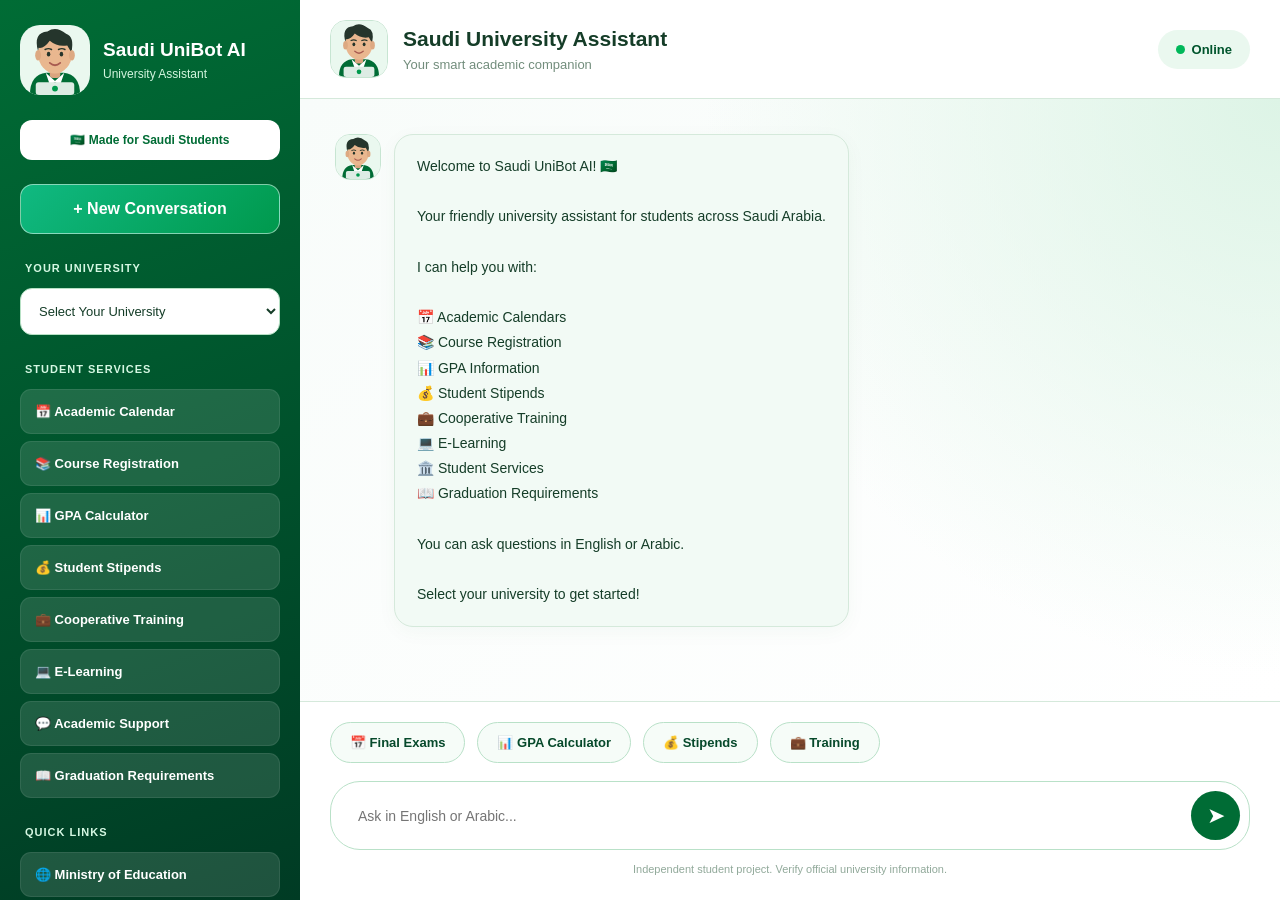
<file: index.html>
<!DOCTYPE html>
<html lang="en">
<head>
  <meta charset="UTF-8">
  <meta name="viewport" content="width=device-width, initial-scale=1.0">
  <meta name="theme-color" content="#006C35">
  <meta name="description" content="Saudi UniBot - Your Saudi University Assistant">
  <title>Saudi UniBot AI | University Assistant</title>
  <link rel="stylesheet" href="style.css">
</head>
<body>

<template id="mascotTemplate">
  <div class="student-mascot">
    <svg viewBox="0 0 120 120"
         xmlns="http://www.w3.org/2000/svg"
         role="img"
         aria-label="Animated Saudi student">
      <path d="M17 120 Q17 85 45 82 L75 82 Q103 85 103 120Z" fill="#006C35"/>
      <rect x="51" y="73" width="18" height="18" rx="6" fill="#DBA47F"/>
      <ellipse cx="60" cy="49" rx="29" ry="34" fill="#E9B78F"/>
      <path d="M31 45 Q22 13 47 11 Q62 1 79 15 Q94 20 88 47 L81 35 Q64 38 51 27 Q41 41 32 39Z" fill="#25352C"/>
      <ellipse cx="31" cy="52" rx="5" ry="9" fill="#DDA982"/>
      <ellipse cx="89" cy="52" rx="5" ry="9" fill="#DDA982"/>
      <g class="mascot-eyes">
        <ellipse cx="49" cy="50" rx="3" ry="4" fill="#26352B"/>
        <ellipse cx="71" cy="50" rx="3" ry="4" fill="#26352B"/>
      </g>
      <path d="M43 42 Q49 39 54 42 M66 42 Q72 39 77 42"
            stroke="#26352B" stroke-width="2.5"
            fill="none" stroke-linecap="round"/>
      <path d="M51 65 Q60 73 69 65"
            stroke="#A85B50" stroke-width="3"
            fill="none" stroke-linecap="round"/>
      <path d="M44 82 L60 96 L76 82 L69 102 L60 98 L51 102Z"
            fill="#FFFFFF"/>
      <rect x="27" y="98" width="66" height="22" rx="5" fill="#DDECE4"/>
      <circle cx="60" cy="109" r="5" fill="#00994D"/>
    </svg>
  </div>
</template>

<div class="app">

  <aside class="sidebar">
    <div class="brand">
      <div class="brand-logo mascot-slot"></div>
      <div>
        <h2>Saudi UniBot AI</h2>
        <p>University Assistant</p>
      </div>
    </div>

    <div class="saudi-label">🇸🇦 Made for Saudi Students</div>

    <button id="newChat" class="new-chat">
      + New Conversation
    </button>

    <div class="sidebar-title">YOUR UNIVERSITY</div>

    <select id="universitySelect" class="university-select">
      <option value="">Select Your University</option>
      <option>Jazan University</option>
      <option>King Saud University</option>
      <option>King Abdulaziz University</option>
      <option>King Khalid University</option>
      <option>King Faisal University</option>
      <option>Imam Abdulrahman Bin Faisal University</option>
      <option>Princess Nourah University</option>
      <option>Umm Al-Qura University</option>
      <option>Taibah University</option>
      <option>Qassim University</option>
      <option>University of Tabuk</option>
      <option>Najran University</option>
      <option>University of Hail</option>
      <option>Taif University</option>
      <option>Saudi Electronic University</option>
      <option>Imam Mohammad Ibn Saud Islamic University</option>
      <option>Islamic University of Madinah</option>
      <option>Al Jouf University</option>
      <option>Northern Border University</option>
      <option>University of Bisha</option>
      <option>University of Hafr Al Batin</option>
      <option>Other Saudi University</option>
    </select>

    <div class="sidebar-title">STUDENT SERVICES</div>

    <nav class="topics">
      <button data-question="When are final exams?">📅 Academic Calendar</button>
      <button data-question="How do I register for courses?">📚 Course Registration</button>
      <a href="gpa.html">📊 GPA Calculator</a>
      <button data-question="How do student stipends work?">💰 Student Stipends</button>
      <button data-question="What is cooperative training?">💼 Cooperative Training</button>
      <button data-question="What e-learning services are available?">💻 E-Learning</button>
      <button data-question="How can I contact academic support?">💬 Academic Support</button>
      <button data-question="What are graduation requirements?">📖 Graduation Requirements</button>
    </nav>

    <div class="sidebar-title">QUICK LINKS</div>

    <nav class="topics">
      <a href="https://www.moe.gov.sa/" target="_blank" rel="noopener noreferrer">
        🌐 Ministry of Education
      </a>
      <a href="https://www.saudiairlines.com/" target="_blank" rel="noopener noreferrer" class="hidden-link" hidden></a>
      <button id="officialWebsite" type="button">
        🔗 University Website
      </button>
    </nav>

    <div class="sidebar-footer">
      <p>🇸🇦 Saudi UniBot AI • Version 2.0</p>
      <small>Independent Student Project</small>
    </div>
  </aside>

  <main class="main">
    <header class="header">
      <div class="header-left">
        <div class="header-logo mascot-slot"></div>
        <div>
          <h1>Saudi University Assistant</h1>
          <p id="universityDisplay">Your smart academic companion</p>
        </div>
      </div>
      <div class="status">
        <span class="status-dot"></span>
        Online
      </div>
    </header>

    <section class="chat-container"
             id="chatMessages"
             aria-live="polite"
             aria-label="Chat messages"></section>

    <div class="chat-bottom">
      <div class="suggestions">
        <button data-question="When are final exams?">📅 Final Exams</button>
        <a href="gpa.html">📊 GPA Calculator</a>
        <button data-question="How do student stipends work?">💰 Stipends</button>
        <button data-question="What is cooperative training?">💼 Training</button>
      </div>

      <form id="chatForm" class="chat-form">
        <input type="text"
               id="userInput"
               placeholder="Ask in English or Arabic..."
               maxlength="500"
               autocomplete="off"
               required>
        <button type="submit" id="sendButton" aria-label="Send message">➤</button>
      </form>

      <p class="disclaimer">
        Independent student project. Verify official university information.
      </p>
    </div>
  </main>
</div>

<script src="script.js"></script>
</body>
</html>
</file>
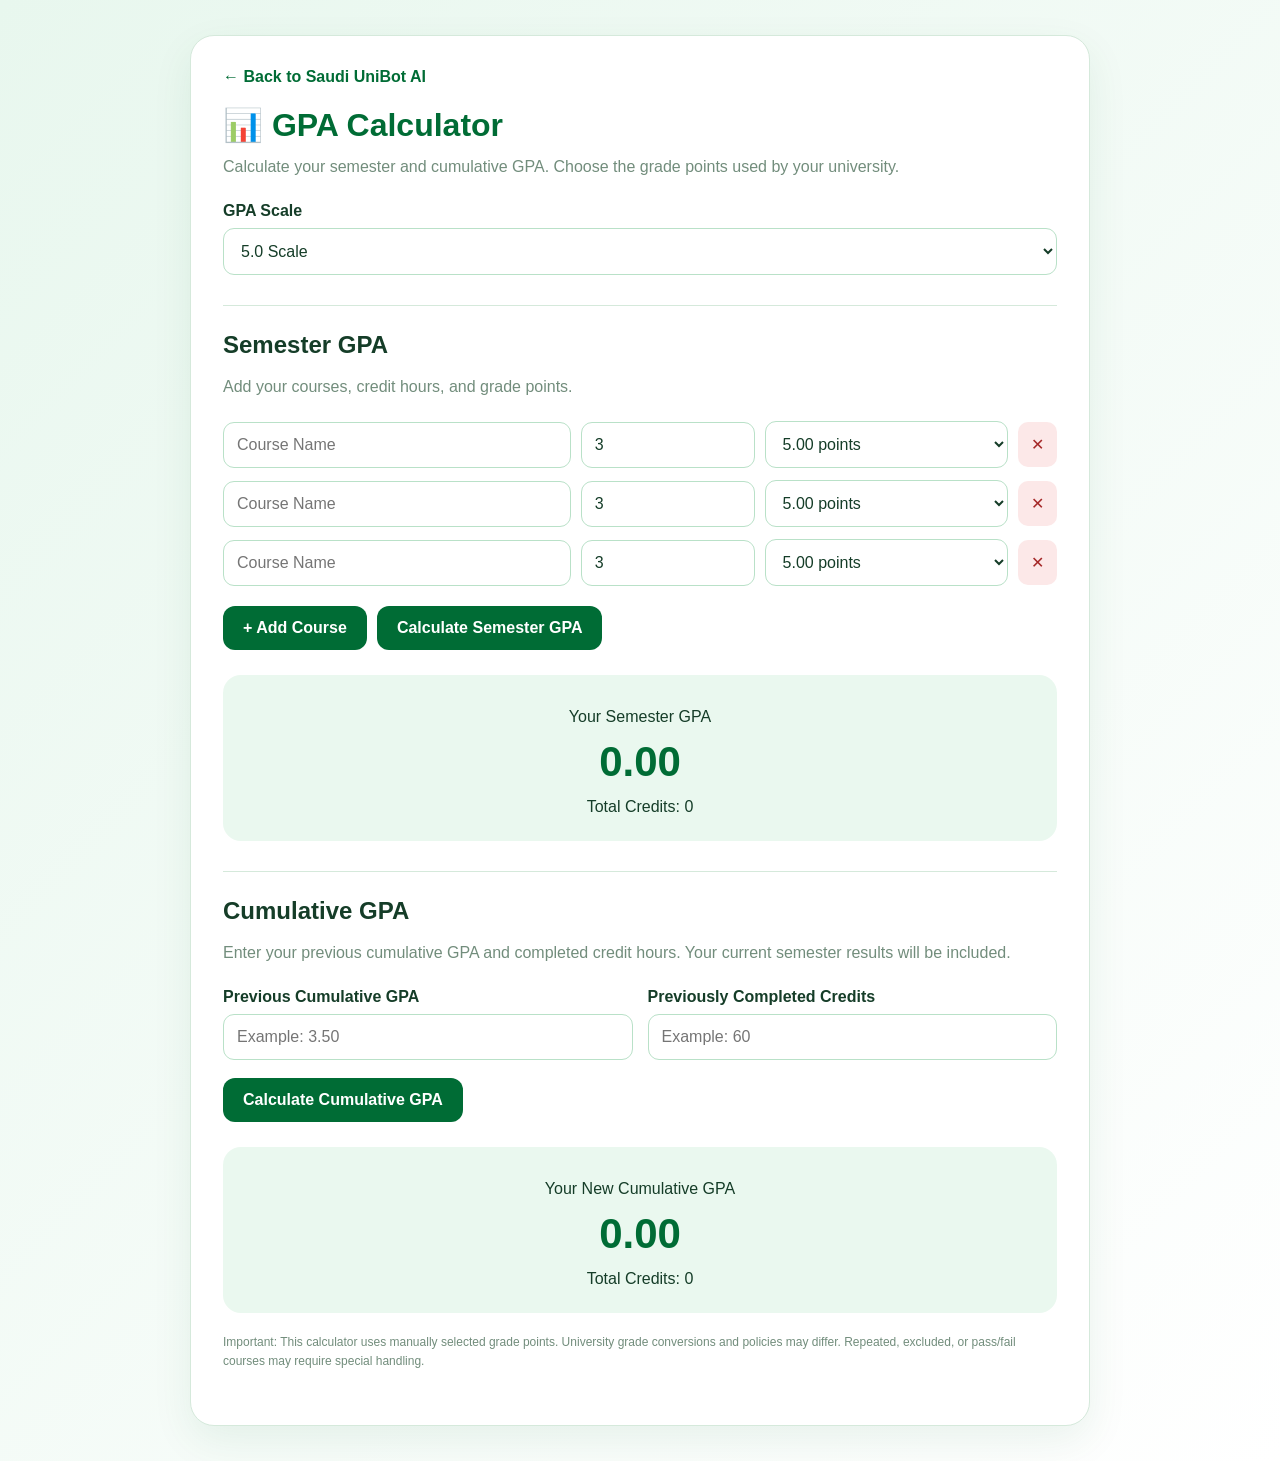
<file: gpa.html>
<!DOCTYPE html>
<html lang="en">
<head>
  <meta charset="UTF-8">
  <meta name="viewport" content="width=device-width, initial-scale=1.0">
  <meta name="theme-color" content="#006C35">
  <title>GPA Calculator | Saudi UniBot AI</title>
  <link rel="stylesheet" href="style.css">
</head>
<body>

<div class="gpa-page">
  <div class="gpa-card">

    <a href="index.html" class="back-link">
      ← Back to Saudi UniBot AI
    </a>

    <h1>📊 GPA Calculator</h1>
    <p>
      Calculate your semester and cumulative GPA.
      Choose the grade points used by your university.
    </p>

    <div class="gpa-field">
      <label for="gpaScale">GPA Scale</label>
      <select id="gpaScale">
        <option value="5">5.0 Scale</option>
        <option value="4">4.0 Scale</option>
      </select>
    </div>

    <div class="gpa-section">
      <h2>Semester GPA</h2>
      <p>Add your courses, credit hours, and grade points.</p>

      <div id="courses"></div>

      <div class="gpa-actions">
        <button class="gpa-btn" id="addCourse" type="button">
          + Add Course
        </button>
        <button class="gpa-btn" id="calculate" type="button">
          Calculate Semester GPA
        </button>
      </div>

      <div class="gpa-result">
        <span>Your Semester GPA</span>
        <strong id="gpaResult">0.00</strong>
        <span id="totalCredits">Total Credits: 0</span>
      </div>
    </div>

    <div class="gpa-section">
      <h2>Cumulative GPA</h2>
      <p>
        Enter your previous cumulative GPA and completed credit hours.
        Your current semester results will be included.
      </p>

      <div class="gpa-grid">
        <div class="gpa-field">
          <label for="previousGpa">Previous Cumulative GPA</label>
          <input type="number" id="previousGpa"
                 min="0" max="5" step="0.01"
                 placeholder="Example: 3.50">
        </div>

        <div class="gpa-field">
          <label for="previousCredits">Previously Completed Credits</label>
          <input type="number" id="previousCredits"
                 min="0" step="0.5"
                 placeholder="Example: 60">
        </div>
      </div>

      <button class="gpa-btn" id="calculateCumulative" type="button">
        Calculate Cumulative GPA
      </button>

      <div class="gpa-result">
        <span>Your New Cumulative GPA</span>
        <strong id="cumulativeResult">0.00</strong>
        <span id="combinedCredits">Total Credits: 0</span>
      </div>
    </div>

    <p class="gpa-note">
      Important: This calculator uses manually selected grade points.
      University grade conversions and policies may differ.
      Repeated, excluded, or pass/fail courses may require special handling.
    </p>

  </div>
</div>

<script>
  const courses = document.getElementById("courses");
  const scaleSelect = document.getElementById("gpaScale");

  function gradeOptions() {
    const max = Number(scaleSelect.value);
    const options = [];

    for (let i = max * 4; i >= 0; i--) {
      const point = i / 4;
      options.push(
        `<option value="${point}">${point.toFixed(2)} points</option>`
      );
    }

    return options.join("");
  }

  function addCourse() {
    const row = document.createElement("div");
    row.className = "course-row";

    row.innerHTML = `
      <input type="text"
             placeholder="Course Name"
             aria-label="Course name">

      <input type="number"
             min="0.5"
             max="30"
             step="0.5"
             value="3"
             aria-label="Credit hours">

      <select aria-label="Grade points">
        ${gradeOptions()}
      </select>

      <button type="button" class="remove-btn"
              aria-label="Remove course">✕</button>
    `;

    row.querySelector(".remove-btn").addEventListener("click", () => {
      row.remove();
      resetResults();
    });

    courses.appendChild(row);
    resetResults();
  }

  function resetResults() {
    document.getElementById("gpaResult").textContent = "0.00";
    document.getElementById("totalCredits").textContent = "Total Credits: 0";
    document.getElementById("cumulativeResult").textContent = "0.00";
    document.getElementById("combinedCredits").textContent = "Total Credits: 0";
  }

  function getSemesterData() {
    let qualityPoints = 0;
    let creditHours = 0;
    let valid = true;

    document.querySelectorAll(".course-row").forEach(row => {
      const creditsInput = row.querySelector('input[type="number"]');
      const credits = Number(creditsInput.value);
      const points = Number(row.querySelector("select").value);

      if (
        creditsInput.value.trim() === "" ||
        !Number.isFinite(credits) ||
        credits <= 0 ||
        !Number.isFinite(points)
      ) {
        valid = false;
        return;
      }

      qualityPoints += credits * points;
      creditHours += credits;
    });

    return {
      valid,
      qualityPoints,
      creditHours,
      gpa: creditHours > 0 ? qualityPoints / creditHours : 0
    };
  }

  function calculateSemester() {
    const data = getSemesterData();

    if (!data.valid || data.creditHours === 0) {
      alert("Please add valid courses and credit hours.");
      return null;
    }

    document.getElementById("gpaResult").textContent =
      data.gpa.toFixed(2);

    document.getElementById("totalCredits").textContent =
      `Total Credits: ${data.creditHours}`;

    return data;
  }

  function calculateCumulative() {
    const semester = calculateSemester();
    if (!semester) return;

    const previousGpaInput = document.getElementById("previousGpa");
    const previousCreditsInput = document.getElementById("previousCredits");

    const previousGpa = Number(previousGpaInput.value);
    const previousCredits = Number(previousCreditsInput.value);
    const maxScale = Number(scaleSelect.value);

    if (
      previousGpaInput.value.trim() === "" ||
      previousCreditsInput.value.trim() === "" ||
      !Number.isFinite(previousGpa) ||
      !Number.isFinite(previousCredits) ||
      previousGpa < 0 ||
      previousGpa > maxScale ||
      previousCredits < 0
    ) {
      alert("Please enter a valid previous GPA and credit hours.");
      return;
    }

    const totalCredits = previousCredits + semester.creditHours;

    const totalQualityPoints =
      previousGpa * previousCredits + semester.qualityPoints;

    const cumulativeGpa = totalQualityPoints / totalCredits;

    document.getElementById("cumulativeResult").textContent =
      cumulativeGpa.toFixed(2);

    document.getElementById("combinedCredits").textContent =
      `Total Credits: ${totalCredits}`;
  }

  document.getElementById("addCourse").addEventListener("click", addCourse);

  document.getElementById("calculate").addEventListener(
    "click",
    calculateSemester
  );

  document.getElementById("calculateCumulative").addEventListener(
    "click",
    calculateCumulative
  );

  scaleSelect.addEventListener("change", () => {
    document.querySelectorAll(".course-row select").forEach(select => {
      select.innerHTML = gradeOptions();
    });

    document.getElementById("previousGpa").max = scaleSelect.value;
    resetResults();
  });

  courses.addEventListener("input", resetResults);
  courses.addEventListener("change", resetResults);

  addCourse();
  addCourse();
  addCourse();
</script>

</body>
</html>
</file>
<file: style.css>
:root {
  --green: #006C35;
  --dark: #003B24;
  --bright: #00994D;
  --mint: #EAF8EF;
  --text: #153D28;
  --muted: #728D7C;
  --border: #D5E9DB;
}

* {
  box-sizing: border-box;
  margin: 0;
  padding: 0;
}

body {
  font-family: Arial, sans-serif;
  background: #F7FBF8;
  color: var(--text);
}

button, input, select {
  font: inherit;
}

button {
  cursor: pointer;
}

a {
  text-decoration: none;
}

.app {
  display: flex;
  height: 100dvh;
  min-height: 450px;
}

.sidebar {
  width: 300px;
  flex-shrink: 0;
  background: linear-gradient(160deg, #006C35, #003B24);
  color: white;
  padding: 25px 20px;
  display: flex;
  flex-direction: column;
  overflow-y: auto;
}

.brand {
  display: flex;
  align-items: center;
  gap: 13px;
  margin-bottom: 25px;
}

.brand-logo {
  width: 70px;
  height: 70px;
  border-radius: 20px;
  overflow: hidden;
  flex-shrink: 0;
}

.brand h2 {
  font-size: 19px;
  font-weight: 800;
}

.brand p {
  color: #D3F6DF;
  font-size: 12px;
  margin-top: 6px;
}

.saudi-label {
  background: white;
  color: var(--green);
  border-radius: 12px;
  padding: 13px;
  text-align: center;
  font-size: 12px;
  font-weight: 700;
  margin-bottom: 24px;
}

.new-chat {
  background: linear-gradient(135deg, #10B981, #00994D);
  color: white;
  border: 1px solid rgba(255,255,255,.5);
  border-radius: 13px;
  padding: 15px;
  font-weight: bold;
}

.new-chat:hover {
  background: #10B981;
}

.sidebar-title {
  color: #D5F8E3;
  font-size: 11px;
  font-weight: 800;
  letter-spacing: 1px;
  margin: 28px 5px 14px;
}

.university-select {
  width: 100%;
  padding: 14px;
  background: white;
  color: var(--text);
  border: 1px solid #B7E1C5;
  border-radius: 12px;
  font-size: 13px;
}

.topics {
  display: flex;
  flex-direction: column;
  gap: 7px;
}

.topics button,
.topics a {
  display: block;
  width: 100%;
  text-align: left;
  background: rgba(255,255,255,.12);
  border: 1px solid rgba(255,255,255,.08);
  color: white;
  padding: 14px;
  border-radius: 11px;
  font-size: 13px;
  font-weight: 600;
  transition: .2s;
}

.topics button:hover,
.topics a:hover {
  background: rgba(255,255,255,.24);
  transform: translateX(3px);
}

.sidebar-footer {
  margin-top: auto;
  padding-top: 25px;
  text-align: center;
}

.sidebar-footer p {
  font-size: 12px;
  color: #D3F6DF;
}

.sidebar-footer small {
  display: block;
  margin-top: 8px;
  color: #A6E4BC;
  font-size: 11px;
}

.main {
  flex: 1;
  min-width: 0;
  min-height: 0;
  display: flex;
  flex-direction: column;
}

.header {
  background: white;
  border-bottom: 1px solid var(--border);
  padding: 20px 30px;
  display: flex;
  align-items: center;
  justify-content: space-between;
}

.header-left {
  display: flex;
  align-items: center;
  gap: 15px;
  min-width: 0;
}

.header-logo {
  width: 58px;
  height: 58px;
  border: 1px solid #C7E5D2;
  border-radius: 16px;
  overflow: hidden;
  flex-shrink: 0;
}

.header h1 {
  font-size: 21px;
  font-weight: 800;
}

.header p {
  color: var(--muted);
  font-size: 13px;
  margin-top: 6px;
}

.status {
  display: flex;
  align-items: center;
  gap: 7px;
  background: var(--mint);
  color: #00552D;
  padding: 12px 18px;
  border-radius: 30px;
  font-size: 13px;
  font-weight: 700;
}

.status-dot {
  width: 9px;
  height: 9px;
  background: #00B85A;
  border-radius: 50%;
}

.student-mascot {
  width: 100%;
  height: 100%;
  background: #EAF8EF;
  display: flex;
  align-items: center;
  justify-content: center;
  overflow: hidden;
}

.student-mascot svg {
  width: 100%;
  height: 100%;
  animation: float 3s ease-in-out infinite;
}

.mascot-eyes {
  transform-origin: 60px 50px;
  animation: blink 5s infinite;
}

@keyframes float {
  0%, 100% { transform: translateY(0); }
  50% { transform: translateY(-4px); }
}

@keyframes blink {
  0%, 44%, 48%, 100% { transform: scaleY(1); }
  46% { transform: scaleY(.1); }
}

.chat-container {
  flex: 1;
  min-height: 0;
  overflow-y: auto;
  display: flex;
  flex-direction: column;
  gap: 20px;
  padding: 35px;
  background:
    radial-gradient(circle at top right, #DDF4E6, transparent 50%),
    linear-gradient(145deg, #F8FCFA, white);
}

.message {
  display: flex;
  align-items: flex-start;
  gap: 13px;
  max-width: 82%;
  flex-shrink: 0;
  animation: fadeIn .3s ease;
}

.message.user {
  align-self: flex-end;
  flex-direction: row-reverse;
}

.avatar {
  width: 46px;
  height: 46px;
  flex-shrink: 0;
  background: white;
  border: 1px solid #C7E5D2;
  border-radius: 15px;
  overflow: hidden;
  display: grid;
  place-items: center;
}

.message.user .avatar {
  background: #E2F6EA;
  font-size: 22px;
}

.bubble {
  background: #F2FAF5;
  border: 1px solid var(--border);
  border-radius: 19px;
  padding: 19px 22px;
  line-height: 1.8;
  font-size: 14px;
  white-space: pre-wrap;
  overflow-wrap: anywhere;
  box-shadow: 0 5px 20px rgba(0,108,53,.04);
}

.message.user .bubble {
  background: linear-gradient(135deg, #006C35, #00994D);
  color: white;
  border: none;
}

.typing {
  color: var(--muted);
  font-style: italic;
}

.chat-bottom {
  background: white;
  border-top: 1px solid var(--border);
  padding: 20px 30px 25px;
}

.suggestions {
  display: flex;
  flex-wrap: wrap;
  gap: 12px;
  margin-bottom: 18px;
}

.suggestions button,
.suggestions a {
  display: inline-block;
  background: #F6FCF8;
  border: 1px solid #B9E1C8;
  color: #06492B;
  padding: 12px 19px;
  border-radius: 30px;
  font-size: 13px;
  font-weight: 700;
  cursor: pointer;
}

.suggestions button:hover,
.suggestions a:hover {
  background: #DDF5E6;
}

.chat-form {
  display: flex;
  align-items: center;
  gap: 12px;
  padding: 9px;
  border: 1px solid #B9E1C8;
  border-radius: 30px;
}

.chat-form input {
  flex: 1;
  min-width: 0;
  border: none;
  outline: none;
  background: transparent;
  padding: 14px 18px;
  color: var(--text);
  font-size: 14px;
}

.chat-form button {
  width: 49px;
  height: 49px;
  flex-shrink: 0;
  background: var(--green);
  color: white;
  border: none;
  border-radius: 50%;
  font-size: 22px;
}

.chat-form button:disabled {
  opacity: .5;
  cursor: not-allowed;
}

.disclaimer {
  text-align: center;
  color: #91A99A;
  font-size: 11px;
  margin-top: 13px;
}

@keyframes fadeIn {
  from { opacity: 0; transform: translateY(10px); }
  to { opacity: 1; transform: translateY(0); }
}

/* GPA PAGE */

.gpa-page {
  min-height: 100vh;
  background: linear-gradient(135deg, #E8F7EE, #FFFFFF);
  padding: 35px 18px;
}

.gpa-card {
  max-width: 900px;
  margin: auto;
  padding: 32px;
  background: white;
  border: 1px solid var(--border);
  border-radius: 24px;
  box-shadow: 0 15px 40px rgba(0,108,53,.08);
}

.gpa-card h1 {
  color: var(--green);
  margin-bottom: 10px;
}

.gpa-card p {
  color: var(--muted);
  line-height: 1.6;
  margin-bottom: 22px;
}

.gpa-field {
  margin-bottom: 18px;
}

.gpa-field label {
  display: block;
  margin-bottom: 8px;
  font-weight: bold;
}

.gpa-field select,
.gpa-field input,
.course-row input,
.course-row select {
  width: 100%;
  padding: 13px;
  border: 1px solid #B9E1C8;
  border-radius: 11px;
  background: white;
  color: var(--text);
}

.course-row {
  display: grid;
  grid-template-columns: 2fr 1fr 1.4fr auto;
  gap: 10px;
  margin-bottom: 12px;
  align-items: center;
}

.gpa-actions {
  display: flex;
  flex-wrap: wrap;
  gap: 10px;
  margin-top: 20px;
}

.gpa-btn {
  border: none;
  border-radius: 12px;
  padding: 13px 20px;
  background: var(--green);
  color: white;
  font-weight: bold;
}

.gpa-btn:hover {
  background: var(--bright);
}

.remove-btn {
  background: #FCE8E8;
  color: #A52828;
  border: none;
  border-radius: 10px;
  padding: 13px;
}

.gpa-result {
  margin-top: 25px;
  padding: 25px;
  background: var(--mint);
  border-radius: 18px;
  text-align: center;
}

.gpa-result strong {
  display: block;
  color: var(--green);
  font-size: 42px;
  margin: 12px 0;
}

.gpa-result span {
  display: block;
  margin-top: 8px;
}

.gpa-section {
  margin-top: 30px;
  padding-top: 25px;
  border-top: 1px solid var(--border);
}

.gpa-section h2 {
  margin-bottom: 15px;
}

.gpa-grid {
  display: grid;
  grid-template-columns: repeat(2, 1fr);
  gap: 15px;
}

.back-link {
  display: inline-block;
  margin-bottom: 20px;
  color: var(--green);
  font-weight: bold;
}

.gpa-note {
  font-size: 12px;
  margin-top: 20px;
}

@media (max-width: 768px) {
  .app {
    flex-direction: column;
    min-height: 0;
  }

  .sidebar {
    width: 100%;
    max-height: 260px;
    padding: 14px;
    gap: 10px;
  }

  .brand {
    margin-bottom: 0;
  }

  .brand-logo {
    width: 50px;
    height: 50px;
  }

  .brand h2 {
    font-size: 16px;
  }

  .saudi-label,
  .sidebar-title,
  .sidebar-footer {
    display: none;
  }

  .topics {
    flex-direction: row;
    overflow-x: auto;
    flex-shrink: 0;
  }

  .topics button,
  .topics a {
    width: auto;
    white-space: nowrap;
    flex-shrink: 0;
    padding: 10px;
  }

  .header {
    padding: 14px;
  }

  .header-logo {
    width: 42px;
    height: 42px;
  }

  .header h1 {
    font-size: 15px;
  }

  .header p {
    font-size: 10px;
  }

  .status {
    padding: 8px;
    font-size: 11px;
  }

  .chat-container {
    padding: 15px;
  }

  .message {
    max-width: 95%;
  }

  .bubble {
    padding: 13px;
    font-size: 13px;
  }

  .chat-bottom {
    padding: 12px;
  }

  .suggestions {
    gap: 6px;
  }

  .suggestions button,
  .suggestions a {
    padding: 8px 10px;
    font-size: 11px;
  }

  .gpa-card {
    padding: 20px;
  }

  .course-row {
    grid-template-columns: 1fr 1fr;
  }

  .course-row input:first-child {
    grid-column: 1 / -1;
  }

  .gpa-grid {
    grid-template-columns: 1fr;
  }
}

@media (prefers-reduced-motion: reduce) {
  .student-mascot svg,
  .mascot-eyes,
  .message {
    animation: none;
  }
}
</file>
